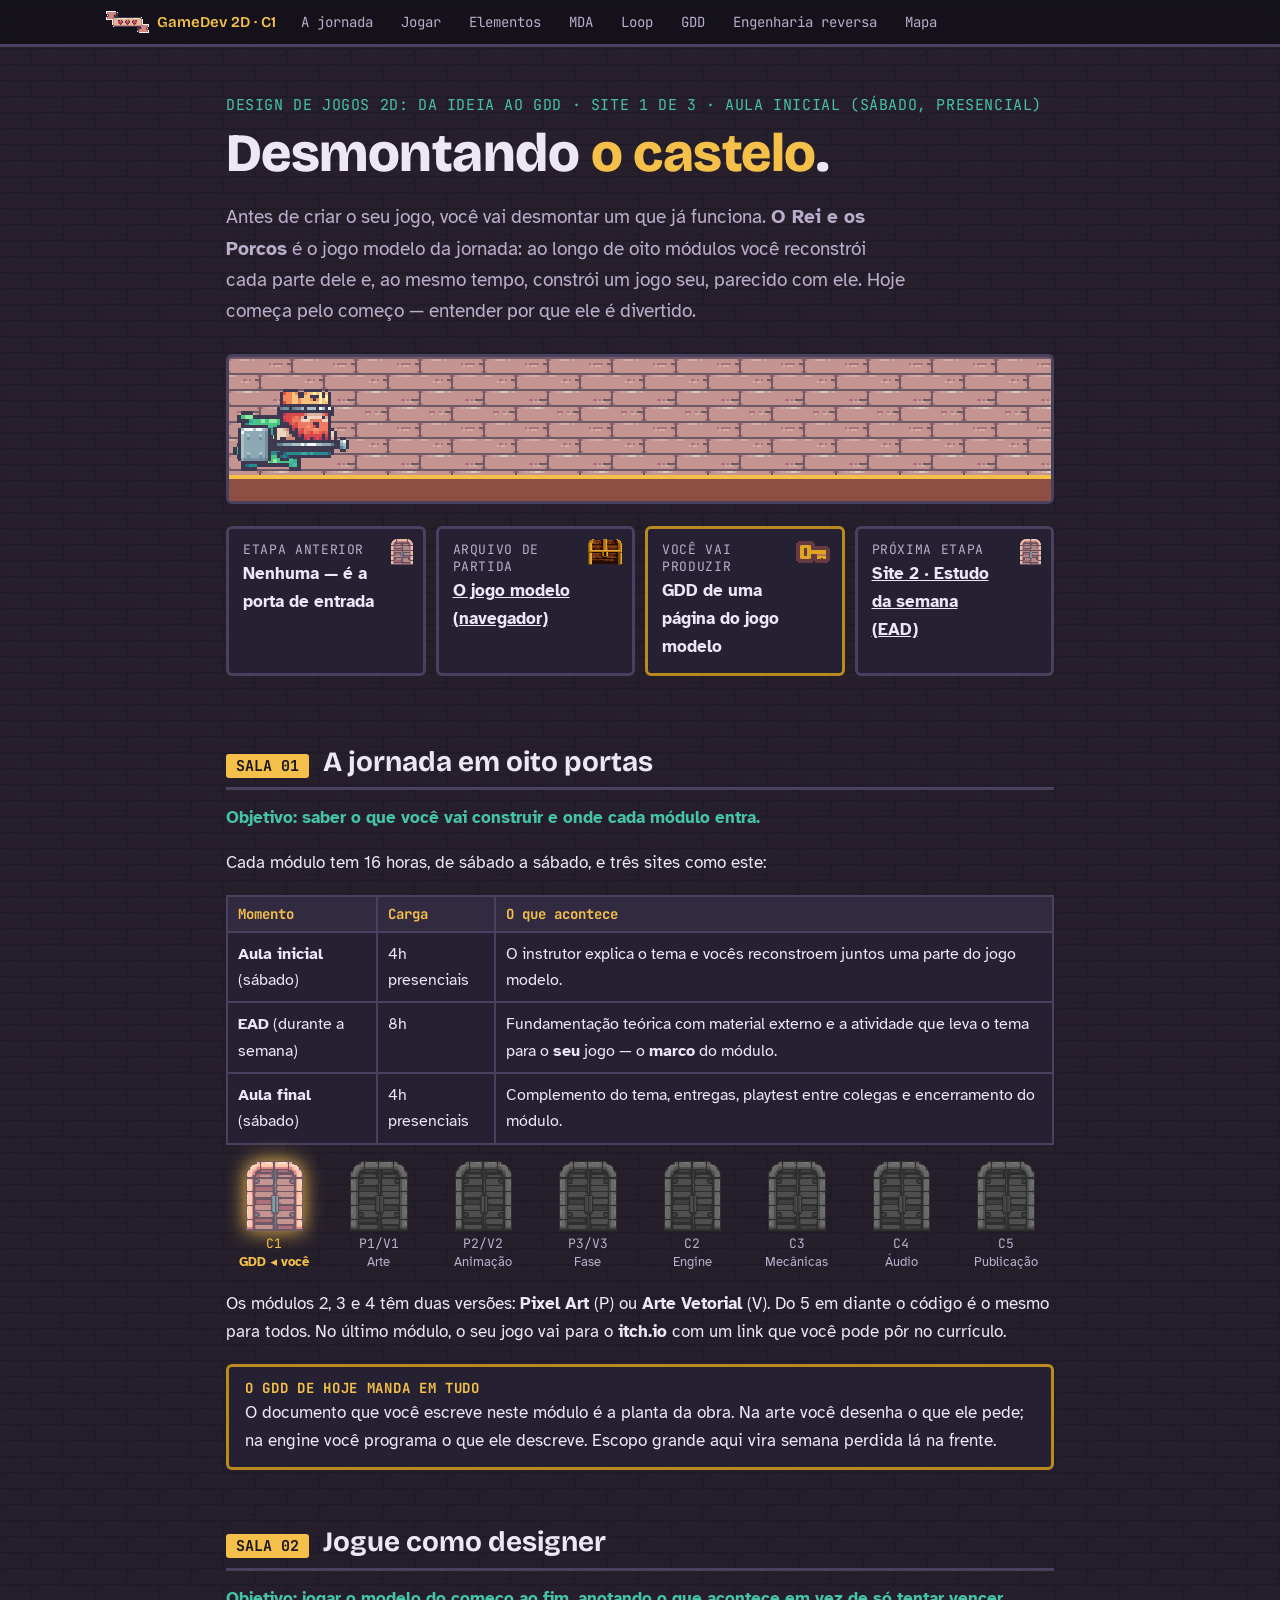
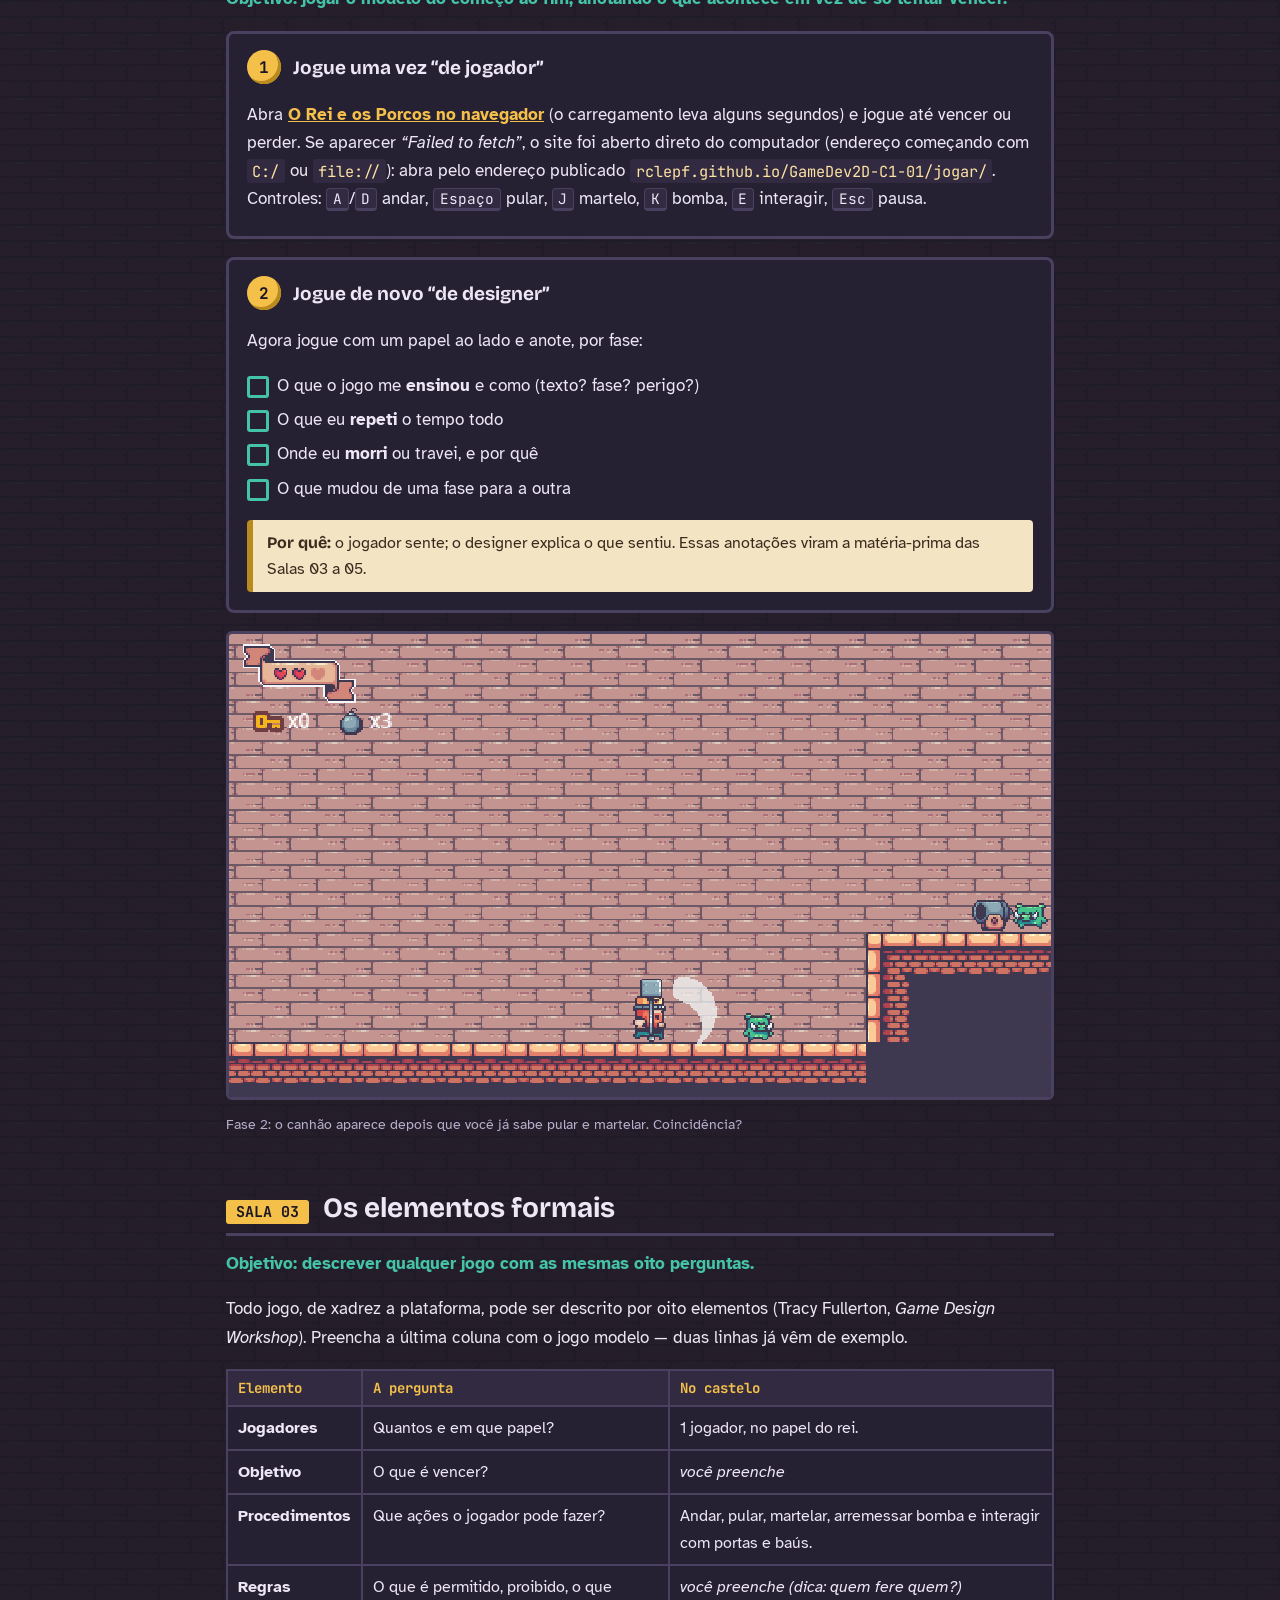
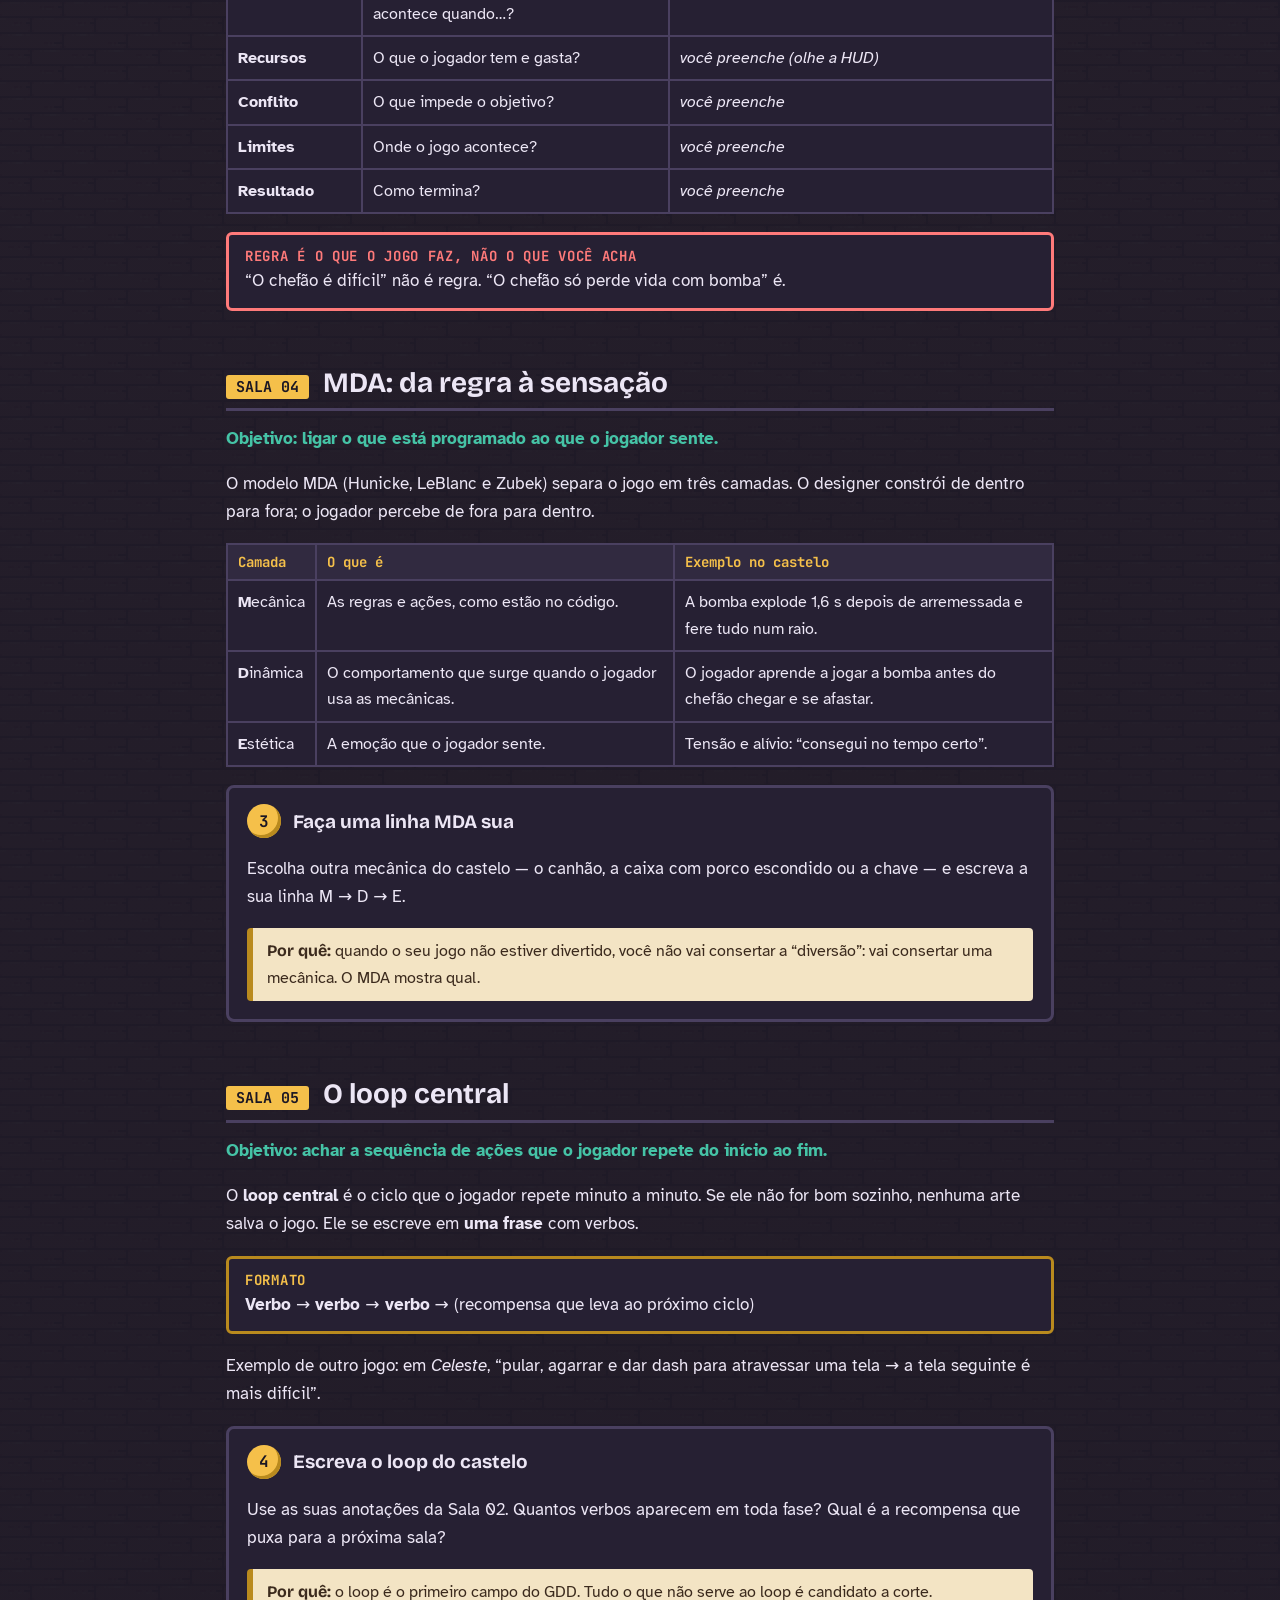
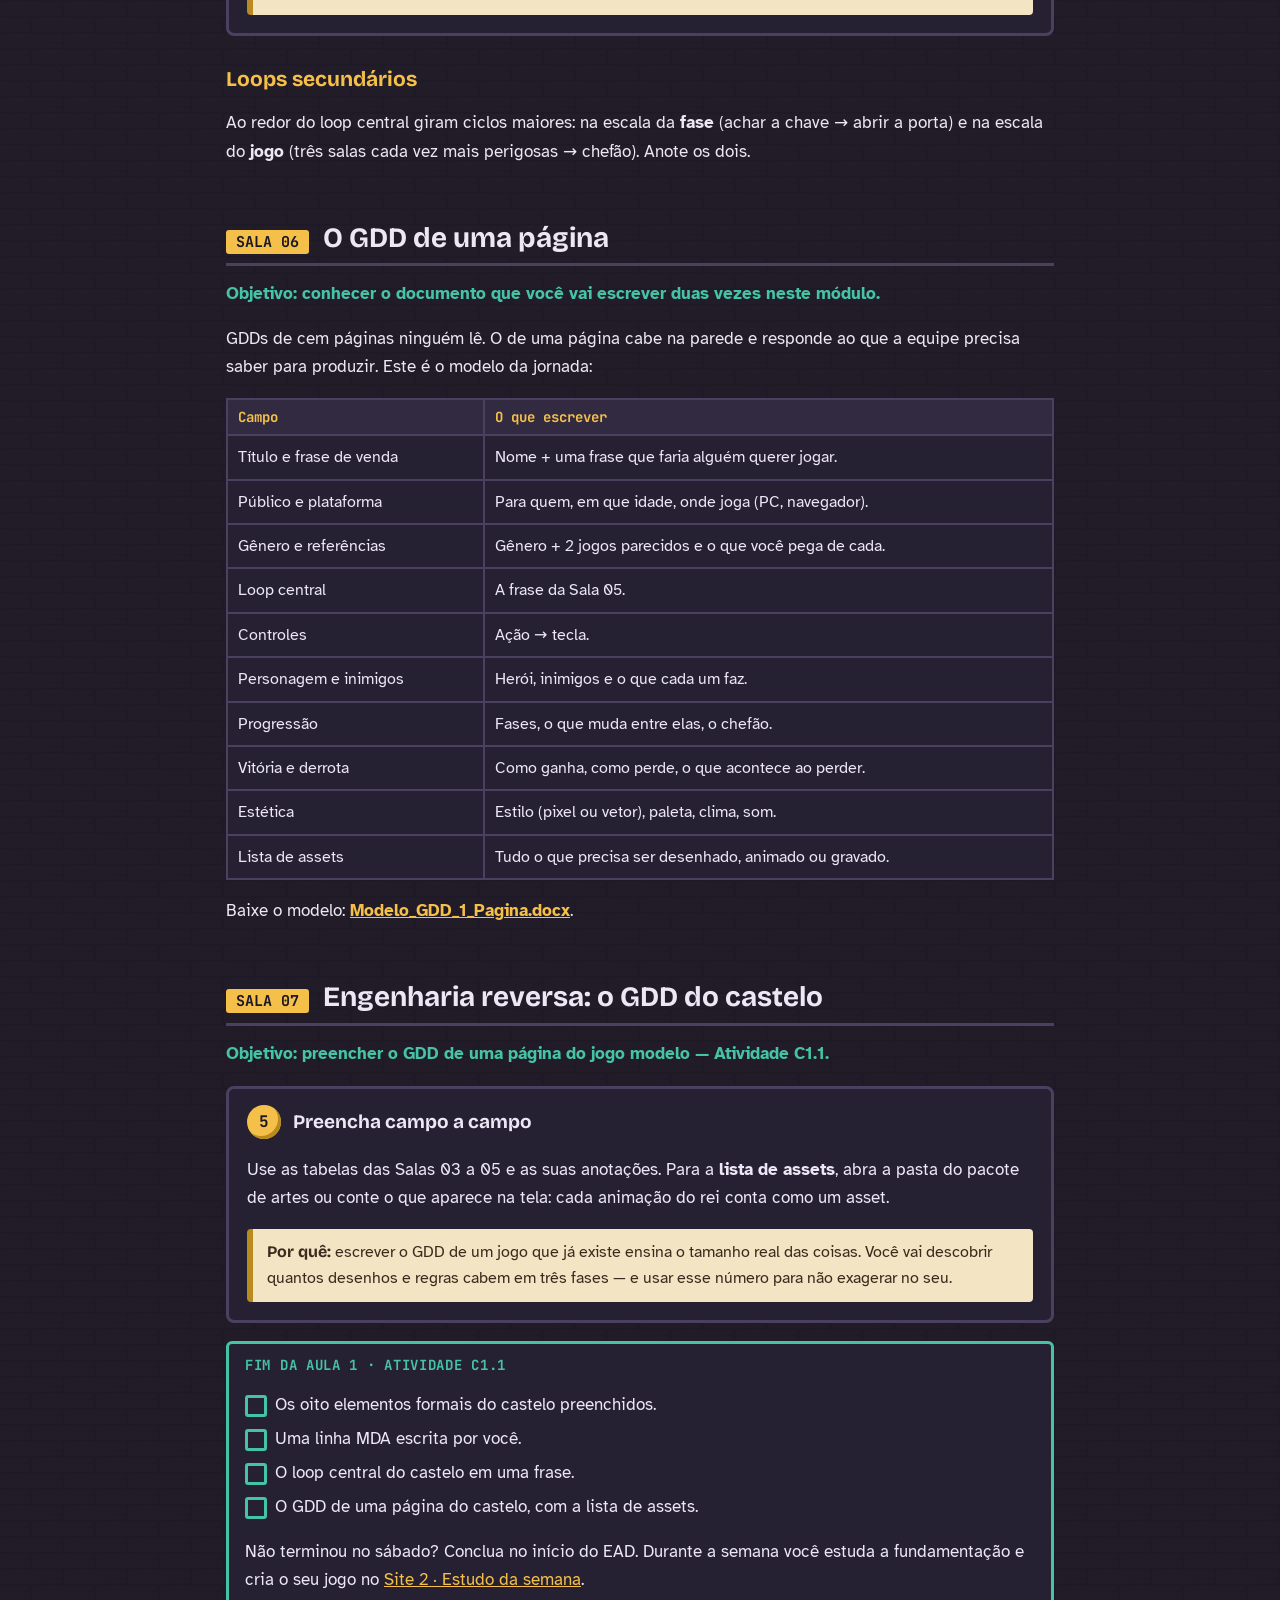
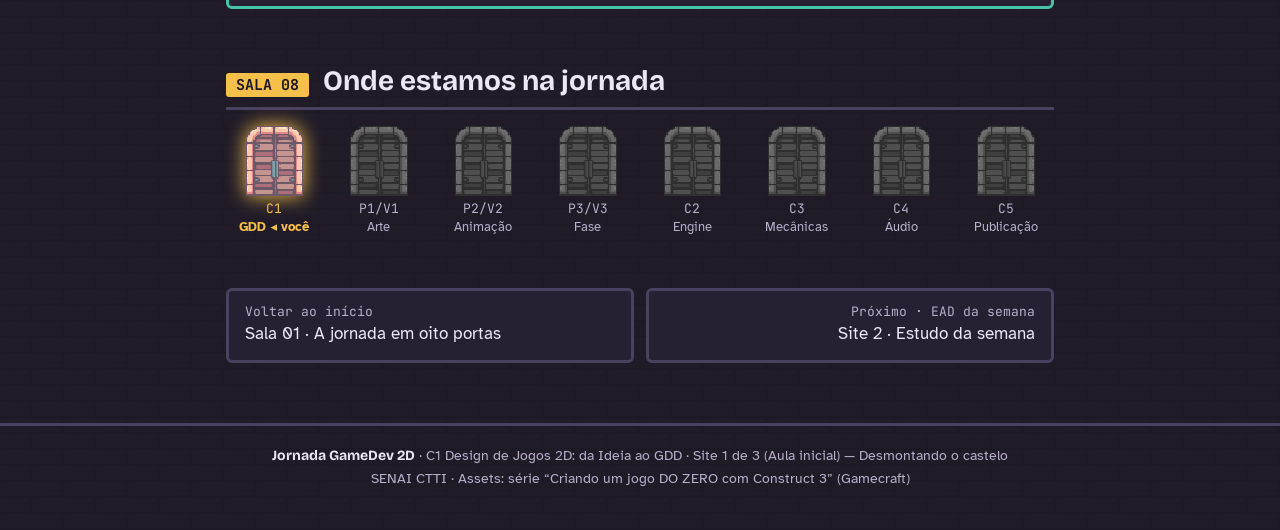
<file: index.html>
<!DOCTYPE html>
<html lang="pt-BR">
<head>
<meta charset="utf-8">
<meta name="viewport" content="width=device-width, initial-scale=1">
<title>C1 · Desmontando o castelo — Jornada GameDev 2D</title>
<link rel="preconnect" href="https://fonts.googleapis.com">
<link rel="preconnect" href="https://fonts.gstatic.com" crossorigin>
<link href="https://fonts.googleapis.com/css2?family=Atkinson+Hyperlegible:wght@400;700&family=Bricolage+Grotesque:opsz,wght@12..96,600;700;800&family=JetBrains+Mono:wght@400;600;700&display=swap" rel="stylesheet">
<link rel="stylesheet" href="trilha.css">
</head>
<body>

<header class="hud"><div class="dentro">
  <span class="marca"><img src="img/vida.png" alt="">GameDev 2D · C1</span>
  <nav>
    <a href="#sala1">A jornada</a><a href="#sala2">Jogar</a><a href="#sala3">Elementos</a><a href="#sala4">MDA</a>
    <a href="#sala5">Loop</a><a href="#sala6">GDD</a><a href="#sala7">Engenharia reversa</a><a href="#sala8">Mapa</a>
  </nav>
</div></header>

<section class="abertura">
  <div class="selo">DESIGN DE JOGOS 2D: DA IDEIA AO GDD · SITE 1 DE 3 · AULA INICIAL (SÁBADO, PRESENCIAL)</div>
  <h1>Desmontando <em>o castelo</em>.</h1>
  <p class="lead">Antes de criar o seu jogo, você vai desmontar um que já funciona. <b>O Rei e os Porcos</b> é o jogo modelo da jornada: ao longo de oito módulos você reconstrói cada parte dele e, ao mesmo tempo, constrói um jogo seu, parecido com ele. Hoje começa pelo começo — entender por que ele é divertido.</p>
  <div class="palco" aria-hidden="true"><div class="sprite porco"></div><div class="sprite rei"></div></div>

  <div class="inventario">
    <div class="slot"><img src="img/porta.png" alt=""><div class="rot">Etapa anterior</div><div class="val">Nenhuma — é a porta de entrada</div></div>
    <div class="slot"><img src="img/bau.png" alt=""><div class="rot">Arquivo de partida</div><div class="val"><a href="jogar/index.html" target="_blank" rel="noopener">O jogo modelo (navegador)</a></div></div>
    <div class="slot entrega"><img src="img/chave.png" alt=""><div class="rot">Você vai produzir</div><div class="val">GDD de uma página do jogo modelo</div></div>
    <div class="slot"><img src="img/porta.png" alt=""><div class="rot">Próxima etapa</div><div class="val"><a href="https://rclepf.github.io/GameDev2D-C1-02/">Site 2 · Estudo da semana (EAD)</a></div></div>
  </div>
</section>

<main>

<section class="sala" id="sala1">
  <div class="sala-cab"><span class="sala-num">SALA 01</span><h2>A jornada em oito portas</h2></div>
  <p class="objetivo">Objetivo: saber o que você vai construir e onde cada módulo entra.</p>
  <p>Cada módulo tem 16 horas, de sábado a sábado, e três sites como este:</p>
  <table>
    <tr><th>Momento</th><th>Carga</th><th>O que acontece</th></tr>
    <tr><td><b>Aula inicial</b> (sábado)</td><td>4h presenciais</td><td>O instrutor explica o tema e vocês reconstroem juntos uma parte do jogo modelo.</td></tr>
    <tr><td><b>EAD</b> (durante a semana)</td><td>8h</td><td>Fundamentação teórica com material externo e a atividade que leva o tema para o <b>seu</b> jogo — o <b>marco</b> do módulo.</td></tr>
    <tr><td><b>Aula final</b> (sábado)</td><td>4h presenciais</td><td>Complemento do tema, entregas, playtest entre colegas e encerramento do módulo.</td></tr>
  </table>
  <div class="mapa">
    <div class="porta aqui"><img src="img/porta.png" alt=""><b>C1</b>GDD ◂ você</div>
    <div class="porta futura"><img src="img/porta.png" alt=""><b>P1/V1</b>Arte</div>
    <div class="porta futura"><img src="img/porta.png" alt=""><b>P2/V2</b>Animação</div>
    <div class="porta futura"><img src="img/porta.png" alt=""><b>P3/V3</b>Fase</div>
    <div class="porta futura"><img src="img/porta.png" alt=""><b>C2</b>Engine</div>
    <div class="porta futura"><img src="img/porta.png" alt=""><b>C3</b>Mecânicas</div>
    <div class="porta futura"><img src="img/porta.png" alt=""><b>C4</b>Áudio</div>
    <div class="porta futura"><img src="img/porta.png" alt=""><b>C5</b>Publicação</div>
  </div>
  <p>Os módulos 2, 3 e 4 têm duas versões: <b>Pixel Art</b> (P) ou <b>Arte Vetorial</b> (V). Do 5 em diante o código é o mesmo para todos. No último módulo, o seu jogo vai para o <b>itch.io</b> com um link que você pode pôr no currículo.</p>
  <div class="caixa dica"><span class="tag">O GDD de hoje manda em tudo</span>O documento que você escreve neste módulo é a planta da obra. Na arte você desenha o que ele pede; na engine você programa o que ele descreve. Escopo grande aqui vira semana perdida lá na frente.</div>
</section>

<section class="sala" id="sala2">
  <div class="sala-cab"><span class="sala-num">SALA 02</span><h2>Jogue como designer</h2></div>
  <p class="objetivo">Objetivo: jogar o modelo do começo ao fim, anotando o que acontece em vez de só tentar vencer.</p>
  <div class="passo">
    <div class="passo-tit"><span class="moeda">1</span>Jogue uma vez “de jogador”</div>
    <p>Abra <a href="jogar/index.html" target="_blank" rel="noopener"><b>O Rei e os Porcos no navegador</b></a> (o carregamento leva alguns segundos) e jogue até vencer ou perder. Se aparecer <i>“Failed to fetch”</i>, o site foi aberto direto do computador (endereço começando com <code>C:/</code> ou <code>file://</code>): abra pelo endereço publicado <code>rclepf.github.io/GameDev2D-C1-01/jogar/</code>. Controles: <kbd>A</kbd>/<kbd>D</kbd> andar, <kbd>Espaço</kbd> pular, <kbd>J</kbd> martelo, <kbd>K</kbd> bomba, <kbd>E</kbd> interagir, <kbd>Esc</kbd> pausa.</p>
  </div>
  <div class="passo">
    <div class="passo-tit"><span class="moeda">2</span>Jogue de novo “de designer”</div>
    <p>Agora jogue com um papel ao lado e anote, por fase:</p>
    <ul class="lista-check">
      <li>O que o jogo me <b>ensinou</b> e como (texto? fase? perigo?)</li>
      <li>O que eu <b>repeti</b> o tempo todo</li>
      <li>Onde eu <b>morri</b> ou travei, e por quê</li>
      <li>O que mudou de uma fase para a outra</li>
    </ul>
    <div class="porque"><b>Por quê:</b> o jogador sente; o designer explica o que sentiu. Essas anotações viram a matéria-prima das Salas 03 a 05.</div>
  </div>
  <figure><img src="img/tela_canhao.png" alt="Fase 2: o rei sobre um bloco e um canhão operado por um porco na plataforma alta"><figcaption>Fase 2: o canhão aparece depois que você já sabe pular e martelar. Coincidência?</figcaption></figure>
</section>

<section class="sala" id="sala3">
  <div class="sala-cab"><span class="sala-num">SALA 03</span><h2>Os elementos formais</h2></div>
  <p class="objetivo">Objetivo: descrever qualquer jogo com as mesmas oito perguntas.</p>
  <p>Todo jogo, de xadrez a plataforma, pode ser descrito por oito elementos (Tracy Fullerton, <i>Game Design Workshop</i>). Preencha a última coluna com o jogo modelo — duas linhas já vêm de exemplo.</p>
  <table>
    <tr><th>Elemento</th><th>A pergunta</th><th>No castelo</th></tr>
    <tr><td><b>Jogadores</b></td><td>Quantos e em que papel?</td><td>1 jogador, no papel do rei.</td></tr>
    <tr><td><b>Objetivo</b></td><td>O que é vencer?</td><td><i>você preenche</i></td></tr>
    <tr><td><b>Procedimentos</b></td><td>Que ações o jogador pode fazer?</td><td>Andar, pular, martelar, arremessar bomba e interagir com portas e baús.</td></tr>
    <tr><td><b>Regras</b></td><td>O que é permitido, proibido, o que acontece quando…?</td><td><i>você preenche (dica: quem fere quem?)</i></td></tr>
    <tr><td><b>Recursos</b></td><td>O que o jogador tem e gasta?</td><td><i>você preenche (olhe a HUD)</i></td></tr>
    <tr><td><b>Conflito</b></td><td>O que impede o objetivo?</td><td><i>você preenche</i></td></tr>
    <tr><td><b>Limites</b></td><td>Onde o jogo acontece?</td><td><i>você preenche</i></td></tr>
    <tr><td><b>Resultado</b></td><td>Como termina?</td><td><i>você preenche</i></td></tr>
  </table>
  <div class="caixa atencao"><span class="tag">Regra é o que o jogo faz, não o que você acha</span>“O chefão é difícil” não é regra. “O chefão só perde vida com bomba” é.</div>
</section>

<section class="sala" id="sala4">
  <div class="sala-cab"><span class="sala-num">SALA 04</span><h2>MDA: da regra à sensação</h2></div>
  <p class="objetivo">Objetivo: ligar o que está programado ao que o jogador sente.</p>
  <p>O modelo MDA (Hunicke, LeBlanc e Zubek) separa o jogo em três camadas. O designer constrói de dentro para fora; o jogador percebe de fora para dentro.</p>
  <table>
    <tr><th>Camada</th><th>O que é</th><th>Exemplo no castelo</th></tr>
    <tr><td><b>M</b>ecânica</td><td>As regras e ações, como estão no código.</td><td>A bomba explode 1,6 s depois de arremessada e fere tudo num raio.</td></tr>
    <tr><td><b>D</b>inâmica</td><td>O comportamento que surge quando o jogador usa as mecânicas.</td><td>O jogador aprende a jogar a bomba antes do chefão chegar e se afastar.</td></tr>
    <tr><td><b>E</b>stética</td><td>A emoção que o jogador sente.</td><td>Tensão e alívio: “consegui no tempo certo”.</td></tr>
  </table>
  <div class="passo">
    <div class="passo-tit"><span class="moeda">3</span>Faça uma linha MDA sua</div>
    <p>Escolha outra mecânica do castelo — o canhão, a caixa com porco escondido ou a chave — e escreva a sua linha M → D → E.</p>
    <div class="porque"><b>Por quê:</b> quando o seu jogo não estiver divertido, você não vai consertar a “diversão”: vai consertar uma mecânica. O MDA mostra qual.</div>
  </div>
</section>

<section class="sala" id="sala5">
  <div class="sala-cab"><span class="sala-num">SALA 05</span><h2>O loop central</h2></div>
  <p class="objetivo">Objetivo: achar a sequência de ações que o jogador repete do início ao fim.</p>
  <p>O <b>loop central</b> é o ciclo que o jogador repete minuto a minuto. Se ele não for bom sozinho, nenhuma arte salva o jogo. Ele se escreve em <b>uma frase</b> com verbos.</p>
  <div class="caixa dica"><span class="tag">Formato</span><b>Verbo</b> → <b>verbo</b> → <b>verbo</b> → (recompensa que leva ao próximo ciclo)</div>
  <p>Exemplo de outro jogo: em <i>Celeste</i>, “pular, agarrar e dar dash para atravessar uma tela → a tela seguinte é mais difícil”.</p>
  <div class="passo">
    <div class="passo-tit"><span class="moeda">4</span>Escreva o loop do castelo</div>
    <p>Use as suas anotações da Sala 02. Quantos verbos aparecem em toda fase? Qual é a recompensa que puxa para a próxima sala?</p>
    <div class="porque"><b>Por quê:</b> o loop é o primeiro campo do GDD. Tudo o que não serve ao loop é candidato a corte.</div>
  </div>
  <h3>Loops secundários</h3>
  <p>Ao redor do loop central giram ciclos maiores: na escala da <b>fase</b> (achar a chave → abrir a porta) e na escala do <b>jogo</b> (três salas cada vez mais perigosas → chefão). Anote os dois.</p>
</section>

<section class="sala" id="sala6">
  <div class="sala-cab"><span class="sala-num">SALA 06</span><h2>O GDD de uma página</h2></div>
  <p class="objetivo">Objetivo: conhecer o documento que você vai escrever duas vezes neste módulo.</p>
  <p>GDDs de cem páginas ninguém lê. O de uma página cabe na parede e responde ao que a equipe precisa saber para produzir. Este é o modelo da jornada:</p>
  <table>
    <tr><th>Campo</th><th>O que escrever</th></tr>
    <tr><td>Título e frase de venda</td><td>Nome + uma frase que faria alguém querer jogar.</td></tr>
    <tr><td>Público e plataforma</td><td>Para quem, em que idade, onde joga (PC, navegador).</td></tr>
    <tr><td>Gênero e referências</td><td>Gênero + 2 jogos parecidos e o que você pega de cada.</td></tr>
    <tr><td>Loop central</td><td>A frase da Sala 05.</td></tr>
    <tr><td>Controles</td><td>Ação → tecla.</td></tr>
    <tr><td>Personagem e inimigos</td><td>Herói, inimigos e o que cada um faz.</td></tr>
    <tr><td>Progressão</td><td>Fases, o que muda entre elas, o chefão.</td></tr>
    <tr><td>Vitória e derrota</td><td>Como ganha, como perde, o que acontece ao perder.</td></tr>
    <tr><td>Estética</td><td>Estilo (pixel ou vetor), paleta, clima, som.</td></tr>
    <tr><td>Lista de assets</td><td>Tudo o que precisa ser desenhado, animado ou gravado.</td></tr>
  </table>
  <p>Baixe o modelo: <a href="Modelo_GDD_1_Pagina.docx"><b>Modelo_GDD_1_Pagina.docx</b></a>.</p>
</section>

<section class="sala" id="sala7">
  <div class="sala-cab"><span class="sala-num">SALA 07</span><h2>Engenharia reversa: o GDD do castelo</h2></div>
  <p class="objetivo">Objetivo: preencher o GDD de uma página do jogo modelo — Atividade C1.1.</p>
  <div class="passo">
    <div class="passo-tit"><span class="moeda">5</span>Preencha campo a campo</div>
    <p>Use as tabelas das Salas 03 a 05 e as suas anotações. Para a <b>lista de assets</b>, abra a pasta do pacote de artes ou conte o que aparece na tela: cada animação do rei conta como um asset.</p>
    <div class="porque"><b>Por quê:</b> escrever o GDD de um jogo que já existe ensina o tamanho real das coisas. Você vai descobrir quantos desenhos e regras cabem em três fases — e usar esse número para não exagerar no seu.</div>
  </div>
  <div class="caixa checkpoint"><span class="tag">Fim da aula 1 · Atividade C1.1</span>
    <ul class="lista-check">
      <li>Os oito elementos formais do castelo preenchidos.</li>
      <li>Uma linha MDA escrita por você.</li>
      <li>O loop central do castelo em uma frase.</li>
      <li>O GDD de uma página do castelo, com a lista de assets.</li>
    </ul>
    Não terminou no sábado? Conclua no início do EAD. Durante a semana você estuda a fundamentação e cria o seu jogo no <a href="https://rclepf.github.io/GameDev2D-C1-02/">Site 2 · Estudo da semana</a>.
  </div>
</section>

<section class="sala" id="sala8">
  <div class="sala-cab"><span class="sala-num">SALA 08</span><h2>Onde estamos na jornada</h2></div>
  <div class="mapa">
    <div class="porta aqui"><img src="img/porta.png" alt=""><b>C1</b>GDD ◂ você</div>
    <div class="porta futura"><img src="img/porta.png" alt=""><b>P1/V1</b>Arte</div>
    <div class="porta futura"><img src="img/porta.png" alt=""><b>P2/V2</b>Animação</div>
    <div class="porta futura"><img src="img/porta.png" alt=""><b>P3/V3</b>Fase</div>
    <div class="porta futura"><img src="img/porta.png" alt=""><b>C2</b>Engine</div>
    <div class="porta futura"><img src="img/porta.png" alt=""><b>C3</b>Mecânicas</div>
    <div class="porta futura"><img src="img/porta.png" alt=""><b>C4</b>Áudio</div>
    <div class="porta futura"><img src="img/porta.png" alt=""><b>C5</b>Publicação</div>
  </div>
  <nav class="vizinhos">
    <a href="#sala1"><small>Voltar ao início</small>Sala 01 · A jornada em oito portas</a>
    <a class="prox" href="https://rclepf.github.io/GameDev2D-C1-02/"><small>Próximo · EAD da semana</small>Site 2 · Estudo da semana</a>
  </nav>
</section>
</main>

<footer><b>Jornada GameDev 2D</b> · C1 Design de Jogos 2D: da Ideia ao GDD · Site 1 de 3 (Aula inicial) — Desmontando o castelo<br>SENAI CTTI · Assets: série “Criando um jogo DO ZERO com Construct 3” (Gamecraft)</footer>
<script src="trilha.js"></script>
</body>
</html>
</file>
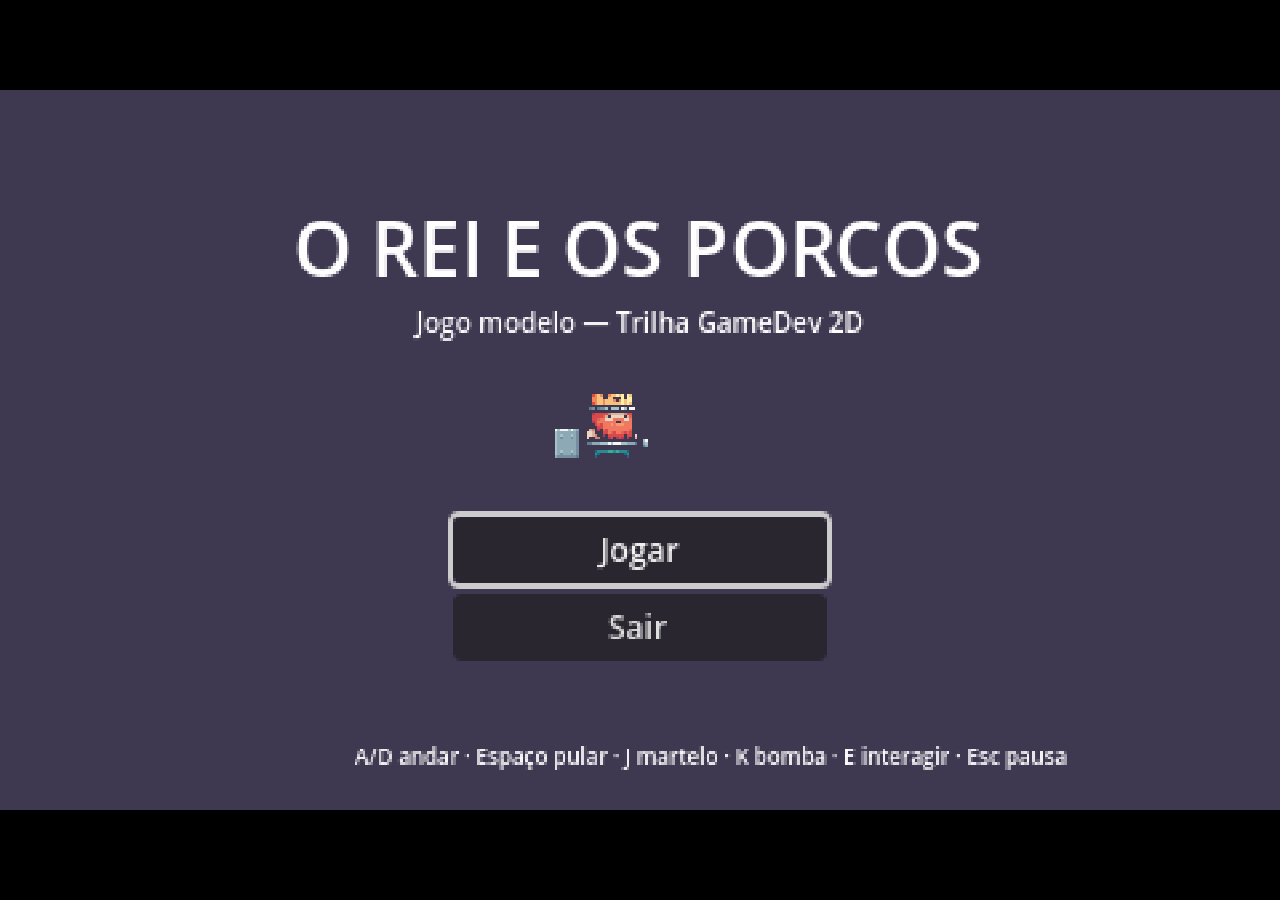
<file: jogar/index.html>
<!DOCTYPE html>
<html lang="en">
	<head>
		<meta charset="utf-8">
		<meta name="viewport" content="width=device-width, user-scalable=no, initial-scale=1.0">
		<title>O Rei e os Porcos - Jogo Modelo</title>
		<style>
html, body, #canvas {
	margin: 0;
	padding: 0;
	border: 0;
}

body {
	color: white;
	background-color: black;
	overflow: hidden;
	touch-action: none;
}

#canvas {
	display: block;
}

#canvas:focus {
	outline: none;
}

#status, #status-splash, #status-progress {
	position: absolute;
	left: 0;
	right: 0;
}

#status, #status-splash {
	top: 0;
	bottom: 0;
}

#status {
	background-color: #242424;
	display: flex;
	flex-direction: column;
	justify-content: center;
	align-items: center;
	visibility: hidden;
}

#status-splash {
	max-height: 100%;
	max-width: 100%;
	margin: auto;
}

#status-splash.show-image--false {
	display: none;
}

#status-splash.fullsize--true {
	height: 100%;
	width: 100%;
	object-fit: contain;
}

#status-splash.use-filter--false {
	image-rendering: pixelated;
}

#status-progress, #status-notice {
	display: none;
}

#status-progress {
	bottom: 10%;
	width: 50%;
	margin: 0 auto;
}

#status-notice {
	background-color: #5b3943;
	border-radius: 0.5rem;
	border: 1px solid #9b3943;
	color: #e0e0e0;
	font-family: 'Noto Sans', 'Droid Sans', Arial, sans-serif;
	line-height: 1.3;
	margin: 0 2rem;
	overflow: hidden;
	padding: 1rem;
	text-align: center;
	z-index: 1;
}
		</style>
		<link id="-gd-engine-icon" rel="icon" type="image/png" href="index.icon.png" />
<link rel="apple-touch-icon" href="index.apple-touch-icon.png"/>

	</head>
	<body>
		<canvas id="canvas">
			Your browser does not support the canvas tag.
		</canvas>

		<noscript>
			Your browser does not support JavaScript.
		</noscript>

		<div id="status">
			<img id="status-splash" class="show-image--true fullsize--true use-filter--true" src="index.png" alt="">
			<progress id="status-progress"></progress>
			<div id="status-notice"></div>
		</div>

		<script src="index.js"></script>
		<script>
const GODOT_CONFIG = {"args":[],"canvasResizePolicy":2,"ensureCrossOriginIsolationHeaders":true,"executable":"index","experimentalVK":false,"fileSizes":{"index.pck":663472,"index.wasm":43699190},"focusCanvas":true,"gdextensionLibs":[]};
const GODOT_THREADS_ENABLED = false;
const engine = new Engine(GODOT_CONFIG);

(function () {
	const statusOverlay = document.getElementById('status');
	const statusProgress = document.getElementById('status-progress');
	const statusNotice = document.getElementById('status-notice');

	let initializing = true;
	let statusMode = '';

	function setStatusMode(mode) {
		if (statusMode === mode || !initializing) {
			return;
		}
		if (mode === 'hidden') {
			statusOverlay.remove();
			initializing = false;
			return;
		}
		statusOverlay.style.visibility = 'visible';
		statusProgress.style.display = mode === 'progress' ? 'block' : 'none';
		statusNotice.style.display = mode === 'notice' ? 'block' : 'none';
		statusMode = mode;
	}

	function setStatusNotice(text) {
		while (statusNotice.lastChild) {
			statusNotice.removeChild(statusNotice.lastChild);
		}
		const lines = text.split('\n');
		lines.forEach((line) => {
			statusNotice.appendChild(document.createTextNode(line));
			statusNotice.appendChild(document.createElement('br'));
		});
	}

	function displayFailureNotice(err) {
		console.error(err);
		if (err instanceof Error) {
			setStatusNotice(err.message);
		} else if (typeof err === 'string') {
			setStatusNotice(err);
		} else {
			setStatusNotice('An unknown error occurred.');
		}
		setStatusMode('notice');
		initializing = false;
	}

	const missing = Engine.getMissingFeatures({
		threads: GODOT_THREADS_ENABLED,
	});

	if (missing.length !== 0) {
		if (GODOT_CONFIG['serviceWorker'] && GODOT_CONFIG['ensureCrossOriginIsolationHeaders'] && 'serviceWorker' in navigator) {
			let serviceWorkerRegistrationPromise;
			try {
				serviceWorkerRegistrationPromise = navigator.serviceWorker.getRegistration();
			} catch (err) {
				serviceWorkerRegistrationPromise = Promise.reject(new Error('Service worker registration failed.'));
			}
			// There's a chance that installing the service worker would fix the issue
			Promise.race([
				serviceWorkerRegistrationPromise.then((registration) => {
					if (registration != null) {
						return Promise.reject(new Error('Service worker already exists.'));
					}
					return registration;
				}).then(() => engine.installServiceWorker()),
				// For some reason, `getRegistration()` can stall
				new Promise((resolve) => {
					setTimeout(() => resolve(), 2000);
				}),
			]).then(() => {
				// Reload if there was no error.
				window.location.reload();
			}).catch((err) => {
				console.error('Error while registering service worker:', err);
			});
		} else {
			// Display the message as usual
			const missingMsg = 'Error\nThe following features required to run Godot projects on the Web are missing:\n';
			displayFailureNotice(missingMsg + missing.join('\n'));
		}
	} else {
		setStatusMode('progress');
		engine.startGame({
			'onProgress': function (current, total) {
				if (current > 0 && total > 0) {
					statusProgress.value = current;
					statusProgress.max = total;
				} else {
					statusProgress.removeAttribute('value');
					statusProgress.removeAttribute('max');
				}
			},
		}).then(() => {
			setStatusMode('hidden');
		}, displayFailureNotice);
	}
}());
		</script>
	</body>
</html>
</file>
<file: trilha.css>
/* Jornada GameDev 2D — identidade visual "castelo em pixel art" (SENAI CTTI) */
:root {
  --noite: #1b1724;
  --pedra: #262033;
  --pedra-2: #312a40;
  --borda: #4a4060;
  --texto: #ece6f5;
  --texto-2: #b9afcc;
  --ouro: #f5c04a;
  --ouro-esc: #b98a1e;
  --tijolo: #d98e7b;
  --porco: #45c3a6;
  --perigo: #ff7a7a;
  --pergaminho: #f3e4c4;
  --tinta: #3b2a1d;
  --codigo: #14111b;
  --largura: 860px;
  --pixel: "Bricolage Grotesque", "Segoe UI", system-ui, sans-serif;  /* títulos: legível, com personalidade */
  --rotulo: "JetBrains Mono", Consolas, monospace;              /* etiquetas pequenas */
  --corpo: "Atkinson Hyperlegible", system-ui, sans-serif;
  --mono: "JetBrains Mono", Consolas, monospace;
}
* { box-sizing: border-box; }
html { scroll-behavior: smooth; scroll-padding-top: 72px; }
body {
  margin: 0; background: var(--noite); color: var(--texto);
  font: 17px/1.65 var(--corpo);
  background-image: linear-gradient(rgba(27,23,36,.93), rgba(27,23,36,.97)), url(img/tijolo.png);
  background-size: auto, 64px 64px; image-rendering: pixelated;
}
img { image-rendering: pixelated; max-width: 100%; }
a { color: var(--ouro); }
code { font: .9em var(--mono); background: var(--pedra-2); padding: .1em .35em; border-radius: 3px; color: #ffe3a3; }
kbd { font: .85em var(--mono); background: var(--pedra-2); border: 1px solid var(--borda); border-bottom-width: 3px; border-radius: 4px; padding: 0 .4em; }

/* barra superior estilo HUD */
.hud {
  position: sticky; top: 0; z-index: 10; background: rgba(20,17,27,.95);
  border-bottom: 3px solid var(--borda); backdrop-filter: blur(4px);
}
.hud .dentro { max-width: 1100px; margin: 0 auto; display: flex; align-items: center; gap: 14px; padding: 8px 16px; overflow-x: auto; }
.hud .marca { font: 600 15px var(--pixel); color: var(--ouro); white-space: nowrap; display: flex; align-items: center; gap: 8px; }
.hud .marca img { height: 22px; }
.hud nav { display: flex; gap: 6px; }
.hud nav a {
  font: 14px var(--rotulo); color: var(--texto-2); text-decoration: none; white-space: nowrap;
  padding: 3px 9px; border: 2px solid transparent; border-radius: 4px;
}
.hud nav a:hover { color: var(--texto); border-color: var(--borda); background: var(--pedra); }

/* abertura */
.abertura { max-width: var(--largura); margin: 0 auto; padding: 48px 16px 8px; }
.selo { font: 15px var(--rotulo); color: var(--porco); letter-spacing: .04em; }
h1 { font: 800 clamp(34px, 6vw, 54px)/1.08 var(--pixel); letter-spacing: -0.01em; margin: 10px 0 14px; color: var(--texto); }
h1 em { font-style: normal; color: var(--ouro); }
.lead { font-size: 19px; color: var(--texto-2); max-width: 680px; }
.palco {
  margin: 26px 0 8px; height: 150px; position: relative; overflow: hidden;
  border: 3px solid var(--borda); border-radius: 6px; background: var(--pedra) url(img/tijolo.png) 0 0 / 64px 64px;
}
.palco::after { content: ""; position: absolute; left: 0; right: 0; bottom: 0; height: 22px; background: #8d4f43; border-top: 4px solid var(--ouro); }
.sprite { position: absolute; bottom: 22px; background-repeat: no-repeat; }
.rei { width: 219px; height: 180px; background-image: url(img/rei_run.png); animation: quadros 0.8s steps(8) infinite, atravessa 9s linear infinite; bottom: -14px; }
.porco { width: 84px; height: 84px; background-image: url(img/porco_run.png); animation: quadros6 0.6s steps(6) infinite, foge 9s linear infinite; bottom: 18px; }
@keyframes quadros { to { background-position: -1752px 0; } }
@keyframes quadros6 { to { background-position: -504px 0; } }
@keyframes atravessa { from { left: -220px; } to { left: 100%; } }
@keyframes foge { from { left: -40px; transform: scaleX(-1); } to { left: calc(100% + 200px); transform: scaleX(-1); } }
@media (prefers-reduced-motion: reduce) { .rei, .porco { animation: none; left: 30%; } .porco { left: 60%; } }

/* inventário (ficha da etapa) */
.inventario { display: grid; grid-template-columns: repeat(auto-fit, minmax(190px, 1fr)); gap: 10px; margin: 22px 0 6px; }
.slot { background: var(--pedra); border: 3px solid var(--borda); border-radius: 6px; padding: 12px 46px 12px 14px; position: relative; }
.slot .rot { font: 13px var(--rotulo); color: var(--texto-2); text-transform: uppercase; letter-spacing: .05em; }
.slot .val { font-weight: 700; margin-top: 2px; }
.slot .val a { color: var(--texto); }
.slot img { position: absolute; right: 10px; top: 10px; height: 26px; opacity: .9; }
.slot.entrega { border-color: var(--ouro-esc); }

/* salas (seções) */
main { max-width: var(--largura); margin: 0 auto; padding: 0 16px 60px; }
.sala { margin-top: 56px; }
.sala-cab { display: flex; align-items: baseline; gap: 14px; border-bottom: 3px solid var(--borda); padding-bottom: 8px; margin-bottom: 14px; }
.sala-num { font: 700 15px var(--rotulo); color: var(--noite); background: var(--ouro); padding: 2px 10px; border-radius: 3px; white-space: nowrap; }
h2 { font: 700 28px/1.2 var(--pixel); margin: 0; }
.objetivo { color: var(--porco); font-weight: 700; margin: 0 0 12px; }
h3 { font: 700 21px var(--pixel); color: var(--ouro); margin: 30px 0 8px; }

/* passos */
.passo { background: var(--pedra); border: 3px solid var(--borda); border-radius: 8px; padding: 16px 18px 6px; margin: 18px 0; }
.passo-tit { display: flex; align-items: center; gap: 12px; font: 700 19px var(--pixel); margin-bottom: 6px; }
.moeda {
  width: 34px; height: 34px; flex: none; border-radius: 50%; display: grid; place-items: center;
  background: var(--ouro); color: var(--noite); font: 700 16px var(--rotulo); box-shadow: inset -3px -3px 0 var(--ouro-esc);
}
.porque { background: var(--pergaminho); color: var(--tinta); border-radius: 4px; padding: 10px 14px; margin: 10px 0 12px; font-size: 16px; border-left: 6px solid var(--ouro-esc); }
.porque b:first-child { font-family: var(--pixel); }

/* caixas de destaque */
.caixa { border-radius: 6px; padding: 12px 16px; margin: 18px 0; border: 3px solid; background: var(--pedra); }
.caixa .tag { font: 700 14px var(--rotulo); text-transform: uppercase; letter-spacing: .05em; display: block; margin-bottom: 2px; }
.caixa.checkpoint { border-color: var(--porco); } .caixa.checkpoint .tag { color: var(--porco); }
.caixa.atencao { border-color: var(--perigo); } .caixa.atencao .tag { color: var(--perigo); }
.caixa.dica { border-color: var(--ouro-esc); } .caixa.dica .tag { color: var(--ouro); }
.caixa.video { border-color: var(--tijolo); } .caixa.video .tag { color: var(--tijolo); }

/* código */
pre { tab-size: 4; -moz-tab-size: 4; position: relative; background: var(--codigo); border: 2px solid var(--borda); border-radius: 6px; padding: 14px 16px; overflow-x: auto; margin: 12px 0; }
pre code { background: none; padding: 0; color: #e8e2f2; font-size: 14.5px; line-height: 1.55; }
pre .copiar {
  position: absolute; top: 6px; right: 6px; font: 12px var(--rotulo); background: var(--pedra-2); color: var(--texto-2);
  border: 2px solid var(--borda); border-radius: 4px; padding: 2px 8px; cursor: pointer;
}
pre .copiar:hover { color: var(--ouro); }
pre .arquivo { display: block; font: 12px var(--rotulo); color: var(--texto-2); margin: -4px 0 8px; }
.hljs-keyword, .hljs-built_in { color: #ff9e7a; } .hljs-string { color: #b5e48c; } .hljs-number, .hljs-literal { color: #f5c04a; }
.hljs-comment { color: #8a7fa3; font-style: italic; } .hljs-title, .hljs-title.function_ { color: #7cd6ff; } .hljs-meta { color: #45c3a6; }

/* tabelas e figuras */
table { width: 100%; border-collapse: collapse; margin: 14px 0; font-size: 16px; }
th { font: 700 14px var(--rotulo); text-align: left; color: var(--ouro); background: var(--pedra-2); }
th, td { border: 2px solid var(--borda); padding: 8px 10px; vertical-align: top; }
td { background: var(--pedra); }
figure { margin: 18px 0; }
figure img { width: 100%; border: 3px solid var(--borda); border-radius: 6px; }
figcaption { font-size: 14px; color: var(--texto-2); margin-top: 4px; }
.lista-check { list-style: none; padding: 0; }
.lista-check li { padding-left: 30px; position: relative; margin: 6px 0; }
.lista-check li::before { content: ""; position: absolute; left: 0; top: 4px; width: 16px; height: 16px; border: 3px solid var(--porco); border-radius: 3px; }

/* mapa da trilha */
.mapa { display: grid; grid-template-columns: repeat(8, 1fr); gap: 8px; margin: 16px 0; }
.porta { text-align: center; font-size: 13px; color: var(--texto-2); }
.porta img { height: 70px; display: block; margin: 0 auto 4px; }
.porta.feita img { filter: saturate(.6) brightness(.85); }
.porta.futura img { filter: grayscale(1) brightness(.5); }
.porta.aqui { color: var(--ouro); font-weight: 700; }
.porta.aqui img { filter: drop-shadow(0 0 10px var(--ouro)); }
.porta b { display: block; font: 13px var(--rotulo); }
@media (max-width: 640px) { .mapa { grid-template-columns: repeat(4, 1fr); } }

/* navegação de rodapé */
.vizinhos { display: flex; justify-content: space-between; gap: 12px; margin-top: 50px; }
.vizinhos a { flex: 1; text-decoration: none; background: var(--pedra); border: 3px solid var(--borda); border-radius: 6px; padding: 12px 16px; color: var(--texto); }
.vizinhos a:hover { border-color: var(--ouro-esc); }
.vizinhos small { display: block; font: 13px var(--rotulo); color: var(--texto-2); }
.vizinhos .prox { text-align: right; }
footer { border-top: 3px solid var(--borda); padding: 18px 16px 40px; text-align: center; color: var(--texto-2); font-size: 14px; }
footer b { font-family: var(--pixel); color: var(--texto); }

/* ---- P1/V1: comparações lado a lado, rampas de cor, desenhos SVG ---- */
.par { display: grid; grid-template-columns: 1fr 1fr; gap: 14px; margin: 18px 0; }
.par figure { margin: 0; }
@media (max-width: 640px) { .par { grid-template-columns: 1fr; } }
figure.bom figcaption::before { content: "✓ "; color: var(--porco); font-weight: 700; }
figure.ruim figcaption::before { content: "✗ "; color: var(--perigo); font-weight: 700; }
.rampas { display: grid; gap: 8px; margin: 18px 0; }
.rampa { display: grid; grid-template-columns: 110px repeat(5, 1fr); gap: 4px; align-items: stretch; }
.rampa b { font: 13px var(--rotulo); color: var(--texto-2); align-self: center; }
.rampa span { height: 46px; border-radius: 4px; border: 2px solid var(--borda); font: 11px var(--rotulo); display: flex; align-items: flex-end; padding: 3px 5px; color: rgba(0,0,0,.7); }
.rampa span.esc { color: rgba(255,255,255,.85); }
.desenho { background: #f6edda; border: 3px solid var(--borda); border-radius: 6px; padding: 10px; }
.desenho svg { display: block; width: 100%; height: auto; }
.baixar { display: inline-block; font: 700 15px var(--rotulo); background: var(--ouro); color: var(--noite); padding: 8px 14px; border-radius: 4px; text-decoration: none; margin: 6px 0; }
</file>
